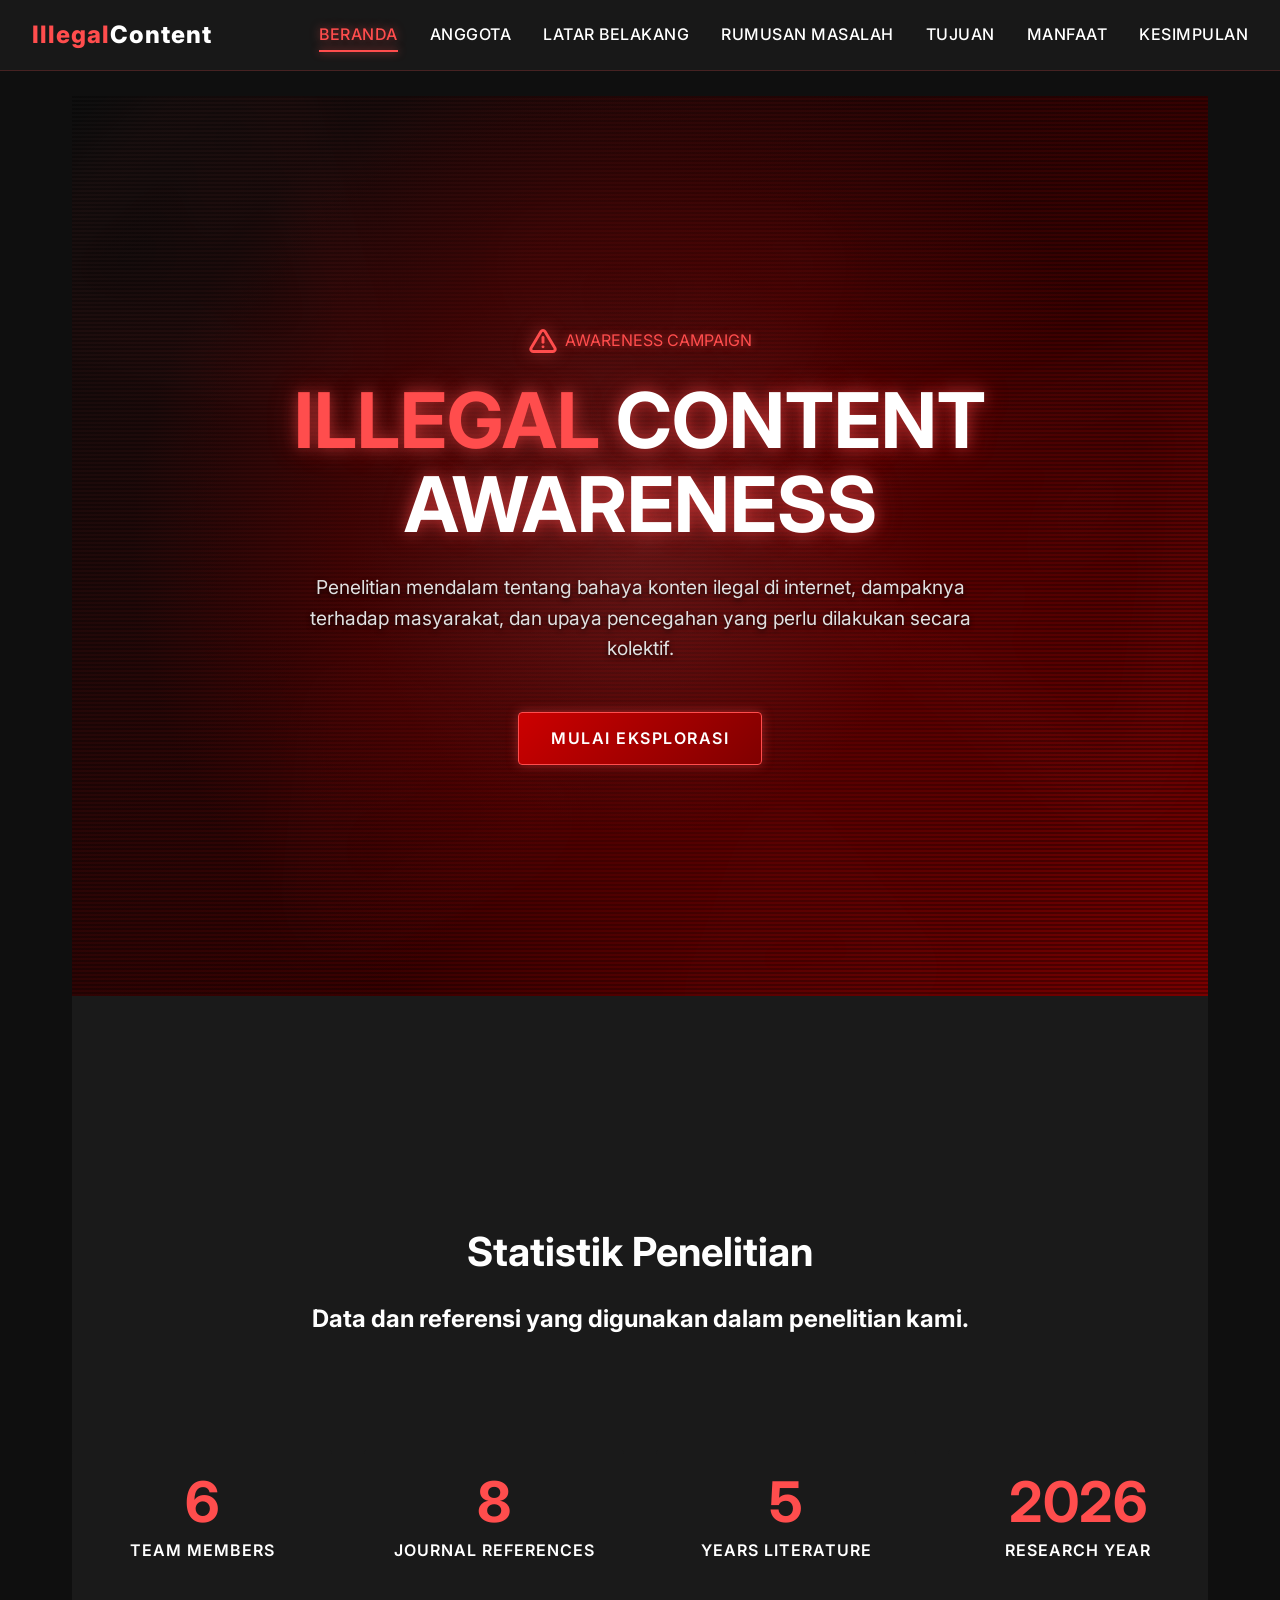
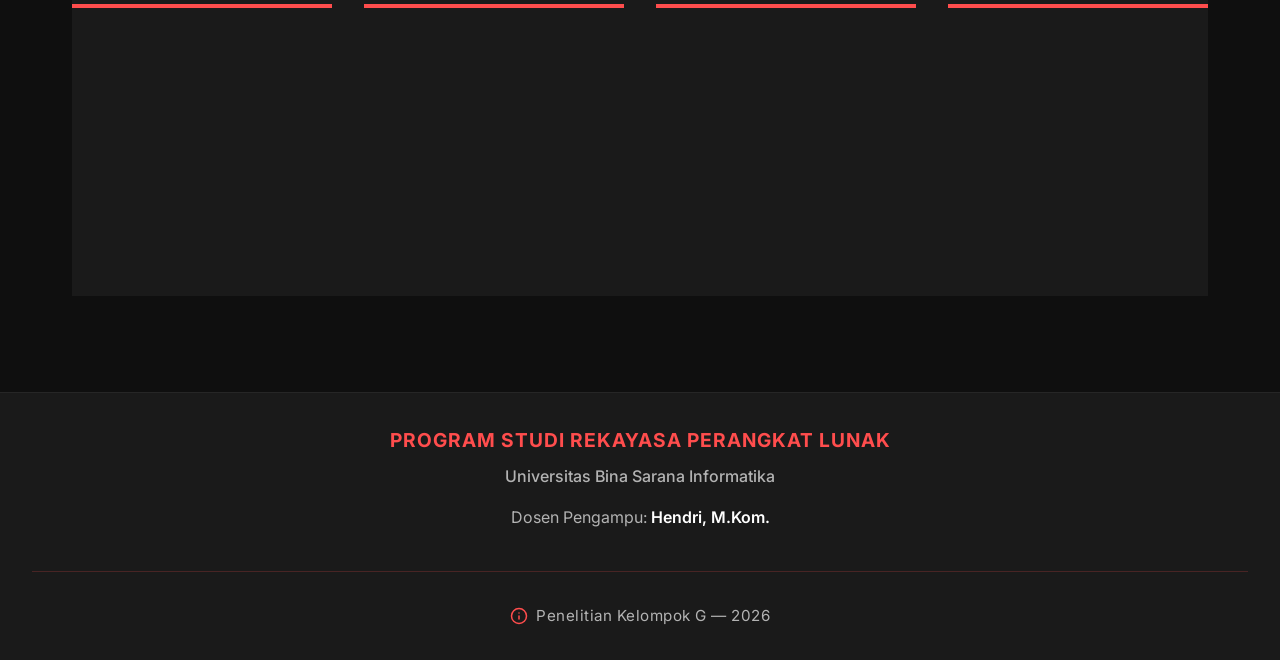
<file: PPT Etika/index.html>
<!DOCTYPE html>
<html lang="id">
<head>
    <meta charset="UTF-8">
    <meta name="viewport" content="width=device-width, initial-scale=1.0">
    <title>Beranda - Illegal Content Awareness</title>
    <!-- SEO Meta Tags -->
    <meta name="description" content="Platform edukasi dan informasi mengenai bahaya serta dampak dari penyebaran konten ilegal di dunia maya.">
    <!-- Google Fonts: Inter -->
    <link rel="preconnect" href="https://fonts.googleapis.com">
    <link rel="preconnect" href="https://fonts.gstatic.com" crossorigin>
    <link href="https://fonts.googleapis.com/css2?family=Inter:wght@400;500;600;700;800&display=swap" rel="stylesheet">
    <!-- External CSS -->
    <link rel="stylesheet" href="style.css">
    <!-- Fav Icon -->
    <link rel="icon" type="image/png" href="gambar/Gemini_Generated_Image_lc4loolc4loolc4l-removebg-preview.png">
</head>
<body>

    <!-- Navigation Bar -->
    <nav class="navbar" id="navbar">
        <div class="logo">
            <span>Illegal</span>Content
        </div>
        <button class="mobile-menu-btn" aria-label="Toggle Menu" id="mobile-menu-btn">
            <!-- Hamburger Icon -->
            <svg width="24" height="24" viewBox="0 0 24 24" fill="none" stroke="currentColor" stroke-width="2" stroke-linecap="round" stroke-linejoin="round">
                <line x1="3" y1="12" x2="21" y2="12"></line>
                <line x1="3" y1="6" x2="21" y2="6"></line>
                <line x1="3" y1="18" x2="21" y2="18"></line>
            </svg>
        </button>
        <ul class="nav-links" id="nav-links">
            <li><a href="index.html">Beranda</a></li>
            <li><a href="anggota.html">Anggota</a></li>
            <li><a href="latar-belakang.html">Latar Belakang</a></li>
            <li><a href="rumusan-masalah.html">Rumusan Masalah</a></li>
            <li><a href="tujuan.html">Tujuan</a></li>
            <li><a href="manfaat.html">Manfaat</a></li>
            <li><a href="kesimpulan.html">Kesimpulan</a></li>
        </ul>
    </nav>

    <!-- Main Content -->
    <main class="container">
        
        <!-- Hero Section -->
        <section class="bg-dark cyber-hero" id="hero">
            <!-- Background Warning Symbols -->
            <div class="warning-bg-symbols">
                <svg viewBox="0 0 24 24" fill="none" stroke="currentColor" stroke-width="2" stroke-linecap="round" stroke-linejoin="round" style="width: 400px; height: 400px; top: -10%; left: -5%; transform: rotate(15deg);">
                    <path d="M10.29 3.86L1.82 18a2 2 0 0 0 1.71 3h16.94a2 2 0 0 0 1.71-3L13.71 3.86a2 2 0 0 0-3.42 0z"></path>
                    <line x1="12" y1="9" x2="12" y2="13"></line>
                    <line x1="12" y1="17" x2="12.01" y2="17"></line>
                </svg>
                <svg viewBox="0 0 24 24" fill="none" stroke="currentColor" stroke-width="2" stroke-linecap="round" stroke-linejoin="round" style="width: 300px; height: 300px; top: 60%; left: 15%; transform: rotate(-25deg);">
                    <path d="M10.29 3.86L1.82 18a2 2 0 0 0 1.71 3h16.94a2 2 0 0 0 1.71-3L13.71 3.86a2 2 0 0 0-3.42 0z"></path>
                    <line x1="12" y1="9" x2="12" y2="13"></line>
                    <line x1="12" y1="17" x2="12.01" y2="17"></line>
                </svg>
                <svg viewBox="0 0 24 24" fill="none" stroke="currentColor" stroke-width="2" stroke-linecap="round" stroke-linejoin="round" style="width: 500px; height: 500px; top: 20%; right: -10%; transform: rotate(40deg);">
                    <path d="M10.29 3.86L1.82 18a2 2 0 0 0 1.71 3h16.94a2 2 0 0 0 1.71-3L13.71 3.86a2 2 0 0 0-3.42 0z"></path>
                    <line x1="12" y1="9" x2="12" y2="13"></line>
                    <line x1="12" y1="17" x2="12.01" y2="17"></line>
                </svg>
                <svg viewBox="0 0 24 24" fill="none" stroke="currentColor" stroke-width="2" stroke-linecap="round" stroke-linejoin="round" style="width: 250px; height: 250px; bottom: -5%; right: 25%; transform: rotate(-10deg);">
                    <path d="M10.29 3.86L1.82 18a2 2 0 0 0 1.71 3h16.94a2 2 0 0 0 1.71-3L13.71 3.86a2 2 0 0 0-3.42 0z"></path>
                    <line x1="12" y1="9" x2="12" y2="13"></line>
                    <line x1="12" y1="17" x2="12.01" y2="17"></line>
                </svg>
                <svg viewBox="0 0 24 24" fill="none" stroke="currentColor" stroke-width="2" stroke-linecap="round" stroke-linejoin="round" style="width: 350px; height: 350px; top: 5%; left: 40%; transform: rotate(60deg);">
                    <path d="M10.29 3.86L1.82 18a2 2 0 0 0 1.71 3h16.94a2 2 0 0 0 1.71-3L13.71 3.86a2 2 0 0 0-3.42 0z"></path>
                    <line x1="12" y1="9" x2="12" y2="13"></line>
                    <line x1="12" y1="17" x2="12.01" y2="17"></line>
                </svg>
            </div>
            
            <div class="reveal slide-up" style="position: relative; z-index: 2;">
                <div class="warning-title glow-text" style="justify-content: center; margin-bottom: 1.5rem;">
                    <svg width="28" height="28" viewBox="0 0 24 24" fill="none" stroke="currentColor" stroke-width="2.5" stroke-linecap="round" stroke-linejoin="round">
                        <path d="M10.29 3.86L1.82 18a2 2 0 0 0 1.71 3h16.94a2 2 0 0 0 1.71-3L13.71 3.86a2 2 0 0 0-3.42 0z"></path>
                        <line x1="12" y1="9" x2="12" y2="13"></line>
                        <line x1="12" y1="17" x2="12.01" y2="17"></line>
                    </svg>
                    AWARENESS CAMPAIGN
                </div>
                <h1 class="glow-text" style="font-size: clamp(3rem, 6vw, 5rem); text-transform: uppercase; margin-bottom: 1.5rem; color: var(--text-color); line-height: 1.1; text-align: center;">
                    <span style="color: var(--accent-color);">Illegal</span> Content<br>Awareness
                </h1>
                <p style="font-size: 1.2rem; max-width: 700px; margin: 0 auto 3rem; color: #e0e0e0; text-align: center; text-shadow: 0 2px 5px rgba(0,0,0,0.8);">
                    Penelitian mendalam tentang bahaya konten ilegal di internet, dampaknya terhadap masyarakat, dan upaya pencegahan yang perlu dilakukan secara kolektif.
                </p>
                <div style="text-align: center;">
                    <a href="latar-belakang.html" class="btn">Mulai Eksplorasi</a>
                </div>
            </div>
        </section>

        <!-- Statistics Section -->
        <section class="bg-gray" id="statistics" style="padding-top: 2rem;">
            <div class="reveal fade-in" style="text-align: center; margin-bottom: 4rem;">
                <h2 style="font-size: 2.5rem; margin-bottom: 1rem;">Statistik Penelitian</h2>
                <h2>Data dan referensi yang digunakan dalam penelitian kami.</h2>
            </div>
            
            <div style="display: grid; grid-template-columns: repeat(auto-fit, minmax(240px, 1fr)); gap: 2rem;">
                <!-- Stat 1 -->
                <div class="reveal slide-in-left warning-box" style="text-align: center; border-left: none; border-bottom: 4px solid var(--accent-color); border-radius: 4px 4px 0 0; background-color: rgba(26, 26, 26, 0.5);">
                    <h3 style="font-size: 3.5rem; color: var(--accent-color); margin-bottom: 0.5rem; line-height: 1;">6</h3>
                    <p style="font-weight: 600; text-transform: uppercase; letter-spacing: 1px; color: var(--text-color);">Team Members</p>
                </div>
                
                <!-- Stat 2 -->
                <div class="reveal slide-up warning-box" style="text-align: center; border-left: none; border-bottom: 4px solid var(--accent-color); border-radius: 4px 4px 0 0; background-color: rgba(26, 26, 26, 0.5); transition-delay: 0.1s;">
                    <h3 style="font-size: 3.5rem; color: var(--accent-color); margin-bottom: 0.5rem; line-height: 1;">8</h3>
                    <p style="font-weight: 600; text-transform: uppercase; letter-spacing: 1px; color: var(--text-color);">Journal References</p>
                </div>

                <!-- Stat 3 -->
                <div class="reveal slide-up warning-box" style="text-align: center; border-left: none; border-bottom: 4px solid var(--accent-color); border-radius: 4px 4px 0 0; background-color: rgba(26, 26, 26, 0.5); transition-delay: 0.2s;">
                    <h3 style="font-size: 3.5rem; color: var(--accent-color); margin-bottom: 0.5rem; line-height: 1;">5</h3>
                    <p style="font-weight: 600; text-transform: uppercase; letter-spacing: 1px; color: var(--text-color);">Years Literature</p>
                </div>

                <!-- Stat 4 -->
                <div class="reveal slide-in-right warning-box" style="text-align: center; border-left: none; border-bottom: 4px solid var(--accent-color); border-radius: 4px 4px 0 0; background-color: rgba(26, 26, 26, 0.5); transition-delay: 0.3s;">
                    <h3 style="font-size: 3.5rem; color: var(--accent-color); margin-bottom: 0.5rem; line-height: 1;">2026</h3>
                    <p style="font-weight: 600; text-transform: uppercase; letter-spacing: 1px; color: var(--text-color);">Research Year</p>
                </div>
            </div>
        </section>
        
    </main>

    <!-- Footer -->
    <footer id="footer">
        <div class="reveal fade-in">
            <h4 style="color: var(--accent-color); margin-bottom: 0.5rem; font-size: 1.2rem; text-transform: uppercase; letter-spacing: 1px;">Program Studi Rekayasa Perangkat Lunak</h4>
            <p style="margin-bottom: 1rem; font-weight: 500;">Universitas Bina Sarana Informatika</p>
            
            <p style="color: var(--text-color-muted); margin-bottom: 2.5rem;">
                Dosen Pengampu: <span style="color: var(--text-color); font-weight: 600;">Hendri, M.Kom.</span>
            </p>
            
            <div style="border-top: 1px solid rgba(255, 77, 77, 0.2); padding-top: 2rem; display: flex; justify-content: center; align-items: center; gap: 0.5rem;">
                <svg width="18" height="18" viewBox="0 0 24 24" fill="none" stroke="var(--accent-color)" stroke-width="2" stroke-linecap="round" stroke-linejoin="round">
                    <circle cx="12" cy="12" r="10"></circle>
                    <line x1="12" y1="16" x2="12" y2="12"></line>
                    <line x1="12" y1="8" x2="12.01" y2="8"></line>
                </svg>
                <p style="font-size: 0.95rem; color: var(--text-color-muted); letter-spacing: 0.5px;">Penelitian Kelompok G &mdash; 2026</p>
            </div>
        </div>
    </footer>

    <!-- External JavaScript -->
    <script src="script.js"></script>
</body>
</html>
</file>
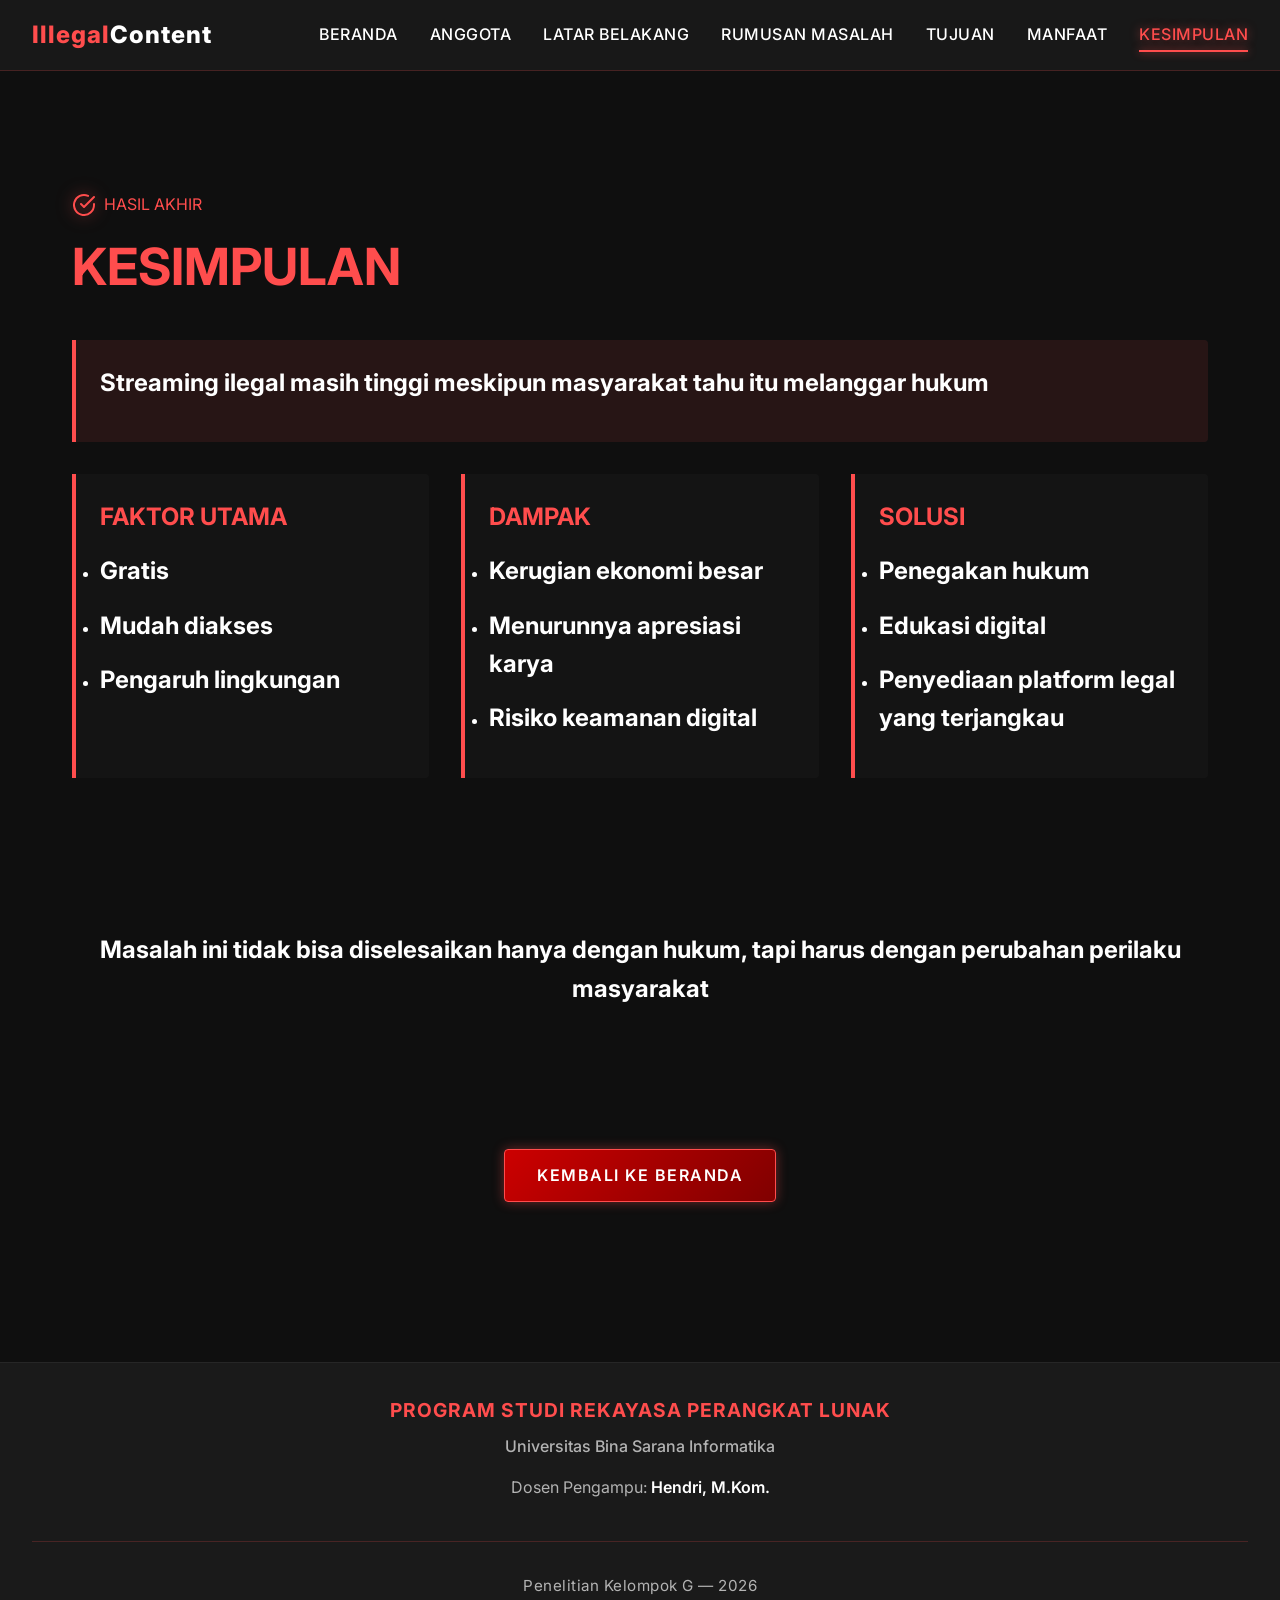
<file: PPT Etika/kesimpulan.html>
<!DOCTYPE html>
<html lang="id">
<head>
    <meta charset="UTF-8">
    <meta name="viewport" content="width=device-width, initial-scale=1.0">
    <title>Kesimpulan - Illegal Content Awareness</title>
    <link rel="preconnect" href="https://fonts.googleapis.com">
    <link rel="preconnect" href="https://fonts.gstatic.com" crossorigin>
    <link href="https://fonts.googleapis.com/css2?family=Inter:wght@400;500;600;700;800&display=swap" rel="stylesheet">
    <link rel="stylesheet" href="style.css">
</head>
<body>

    <nav class="navbar" id="navbar">
        <div class="logo"><span>Illegal</span>Content</div>
        <button class="mobile-menu-btn" aria-label="Toggle Menu" id="mobile-menu-btn">
            <svg width="24" height="24" viewBox="0 0 24 24" fill="none" stroke="currentColor" stroke-width="2" stroke-linecap="round" stroke-linejoin="round">
                <line x1="3" y1="12" x2="21" y2="12"></line>
                <line x1="3" y1="6" x2="21" y2="6"></line>
                <line x1="3" y1="18" x2="21" y2="18"></line>
            </svg>
        </button>
        <ul class="nav-links" id="nav-links">
            <li><a href="index.html">Beranda</a></li>
            <li><a href="anggota.html">Anggota</a></li>
            <li><a href="latar-belakang.html">Latar Belakang</a></li>
            <li><a href="rumusan-masalah.html">Rumusan Masalah</a></li>
            <li><a href="tujuan.html">Tujuan</a></li>
            <li><a href="manfaat.html">Manfaat</a></li>
            <li><a href="kesimpulan.html">Kesimpulan</a></li>
        </ul>
    </nav>

    <main class="container">
        <section class="bg-dark" style="padding-top: 6rem;">
            <div class="reveal slide-up">
                <div class="warning-title">
                    <svg width="24" height="24" viewBox="0 0 24 24" fill="none" stroke="currentColor" stroke-width="2" stroke-linecap="round" stroke-linejoin="round">
                        <path d="M22 11.08V12a10 10 0 1 1-5.93-9.14"></path>
                        <polyline points="22 4 12 14.01 9 11.01"></polyline>
                    </svg>
                    HASIL AKHIR
                </div>
                <h1 style="font-size: clamp(2rem, 4vw, 3.5rem); margin-bottom: 1.5rem; text-transform: uppercase;">
                    <span style="color: var(--accent-color);">Kesimpulan</span>
                </h1>
                
                <div class="warning-box reveal slide-in-right">
                    <h1 style="color: var(--accent-color white); margin-bottom: 1rem;">Streaming ilegal masih tinggi meskipun masyarakat tahu itu melanggar hukum</h1>
                </div>
                
                <div style="display: grid; grid-template-columns: repeat(auto-fit, minmax(300px, 1fr)); gap: 2rem; margin-top: 2rem;">
                    
                    <div class="warning-box reveal slide-up" style="margin: 0; background-color: rgba(26, 26, 26, 0.5);">
                        <h1 style="color: var(--accent-color); margin-bottom: 1rem;">FAKTOR UTAMA</h1>
                        <ul>
                            <li>
                                <h2 style="color: var(--text-color);">
                                    Gratis
                                </h2>
                            </li>
                            <li>
                                <h2 style="color: var(--text-color);">
                                    Mudah diakses
                                </h2>
                            </li>
                            <li>
                                <h2 style="color: var(--text-color);">
                                    Pengaruh lingkungan
                                </h2>
                            </li>
                        </ul>
                    </div>
                    
                    <div class="warning-box reveal slide-up" style="margin: 0; background-color: rgba(26, 26, 26, 0.5); transition-delay: 0.1s;">
                        <h1 style="color: var(--accent-color); margin-bottom: 1rem;">DAMPAK</h1>
                        <ul>
                            <li>
                                <h2 style="color: var(--text-color);">
                                    Kerugian ekonomi besar
                                </h2>
                            </li>
                            <li>
                                <h2 style="color: var(--text-color);">
                                    Menurunnya apresiasi karya
                                </h2>
                            </li>
                            <li>
                                <h2 style="color: var(--text-color);">
                                    Risiko keamanan digital
                                </h2>
                            </li>
                        </ul>
                    </div>
                    
                    <div class="warning-box reveal slide-up" style="margin: 0; background-color: rgba(26, 26, 26, 0.5); transition-delay: 0.2s;">
                        <h1 style="color: var(--accent-color); margin-bottom: 1rem;">SOLUSI</h1>
                        <ul>
                            <li>
                                <h2 style="color: var(--text-color);">
                                    Penegakan hukum
                                </h2>
                            </li>
                            <li>
                                <h2 style="color: var(--text-color);">
                                    Edukasi digital
                                </h2>
                            </li>
                            <li>
                                <h2 style="color: var(--text-color);">
                                    Penyediaan platform legal yang terjangkau
                                </h2>
                            </li>
                        </ul>
                    </div>
                </div>

                <br>
                <br>
                <br>
                <br>
                <br>
                <br>

                <h1 align="center">Masalah ini tidak bisa diselesaikan hanya dengan hukum, tapi harus dengan perubahan perilaku masyarakat</h1>

                <br>
                <br>
                <br>

                <div style="text-align: center; margin-top: 3rem;" class="reveal fade-in">
                    <a href="index.html" class="btn">Kembali ke Beranda</a>
                </div>
            </div>
        </section>
    </main>


    <footer id="footer">
        <div class="reveal fade-in">
            <h4 style="color: var(--accent-color); margin-bottom: 0.5rem; font-size: 1.2rem; text-transform: uppercase; letter-spacing: 1px;">Program Studi Rekayasa Perangkat Lunak</h4>
            <p style="margin-bottom: 1rem; font-weight: 500;">Universitas Bina Sarana Informatika</p>
            <p style="color: var(--text-color-muted); margin-bottom: 2.5rem;">Dosen Pengampu: <span style="color: var(--text-color); font-weight: 600;">Hendri, M.Kom.</span></p>
            <div style="border-top: 1px solid rgba(255, 77, 77, 0.2); padding-top: 2rem; display: flex; justify-content: center; align-items: center; gap: 0.5rem;">
                <p style="font-size: 0.95rem; color: var(--text-color-muted); letter-spacing: 0.5px;">Penelitian Kelompok G &mdash; 2026</p>
            </div>
        </div>
    </footer>

    <script src="script.js"></script>
</body>
</html>
</file>
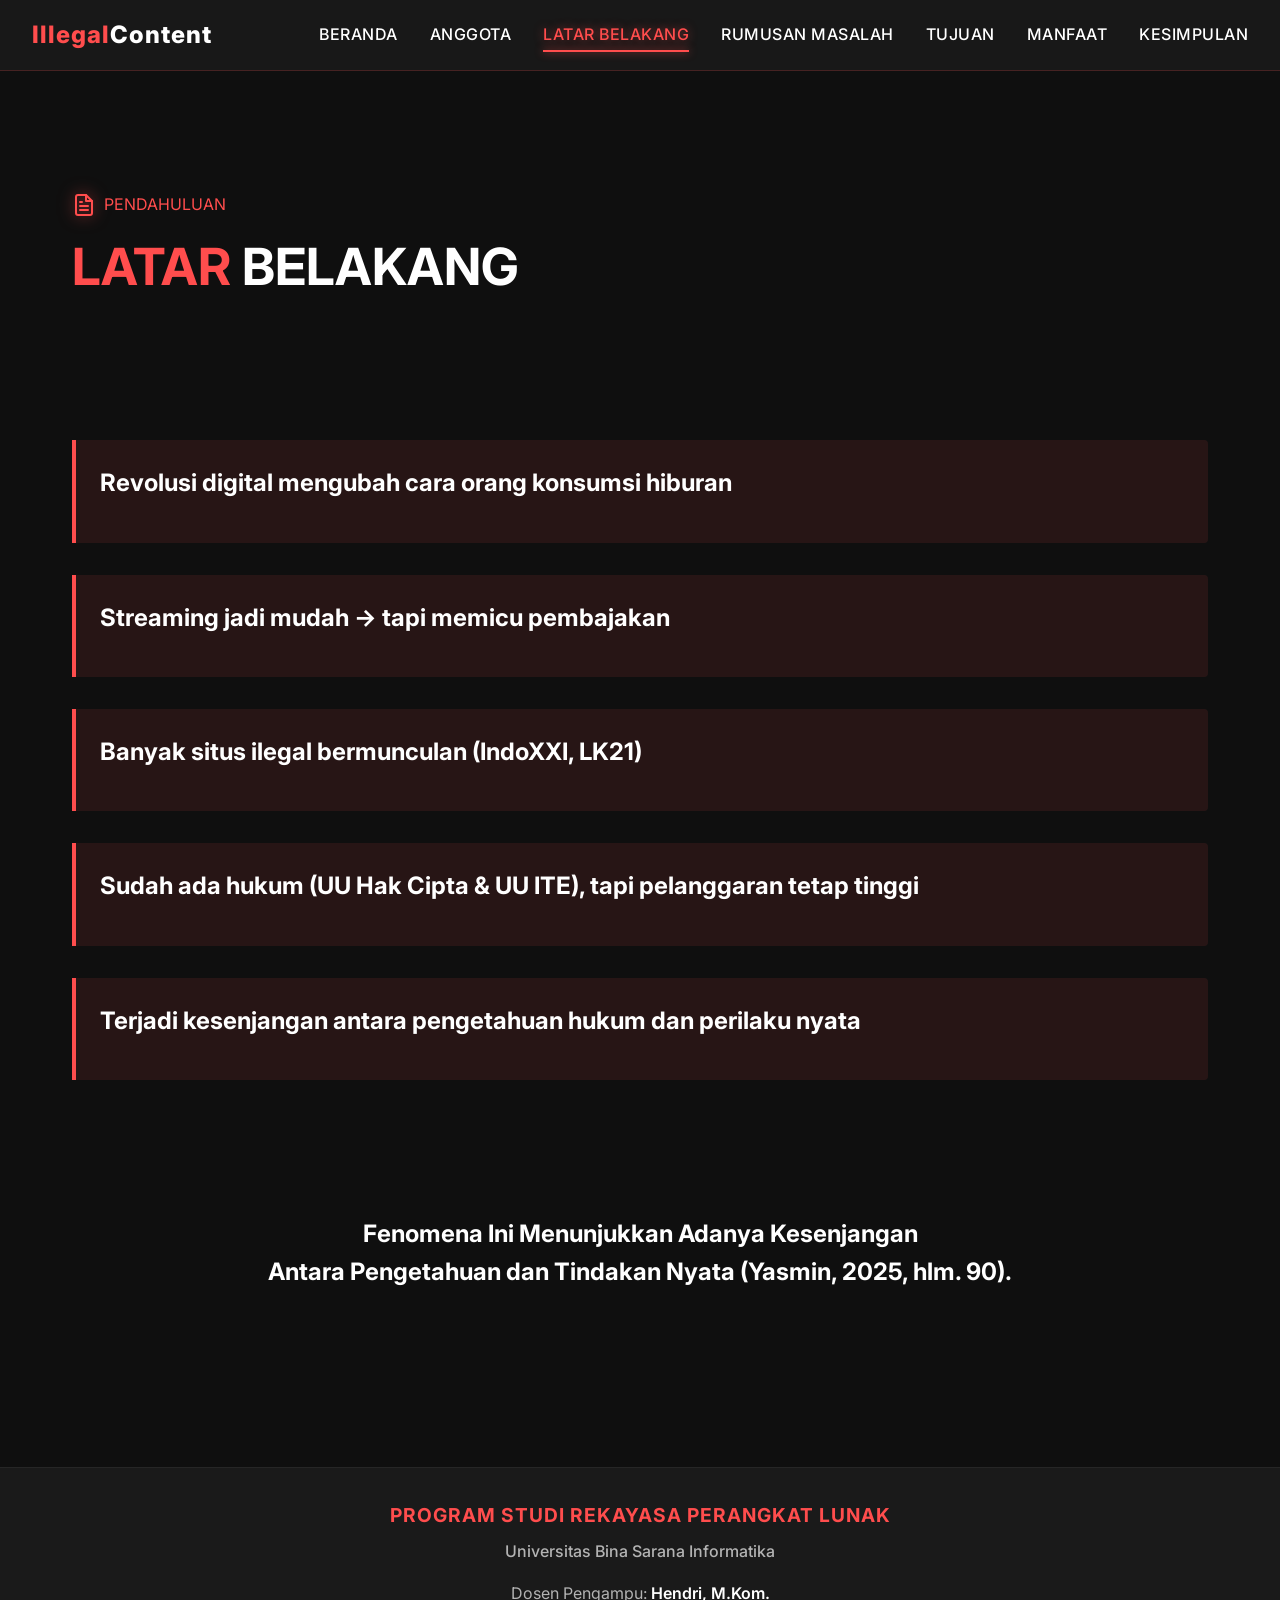
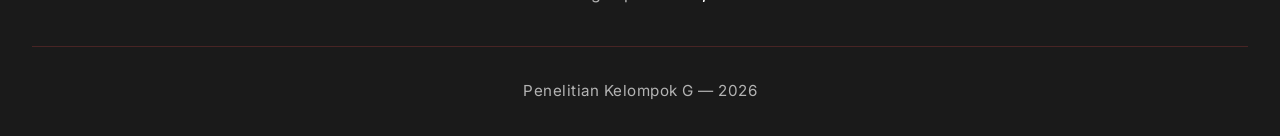
<file: PPT Etika/latar-belakang.html>
<!DOCTYPE html>
<html lang="id">
<head>
    <meta charset="UTF-8">
    <meta name="viewport" content="width=device-width, initial-scale=1.0">
    <title>Latar Belakang - Illegal Content Awareness</title>
    <link rel="preconnect" href="https://fonts.googleapis.com">
    <link rel="preconnect" href="https://fonts.gstatic.com" crossorigin>
    <link href="https://fonts.googleapis.com/css2?family=Inter:wght@400;500;600;700;800&display=swap" rel="stylesheet">
    <link rel="stylesheet" href="style.css">
</head>
<body>

    <nav class="navbar" id="navbar">
        <div class="logo"><span>Illegal</span>Content</div>
        <button class="mobile-menu-btn" aria-label="Toggle Menu" id="mobile-menu-btn">
            <svg width="24" height="24" viewBox="0 0 24 24" fill="none" stroke="currentColor" stroke-width="2" stroke-linecap="round" stroke-linejoin="round">
                <line x1="3" y1="12" x2="21" y2="12"></line>
                <line x1="3" y1="6" x2="21" y2="6"></line>
                <line x1="3" y1="18" x2="21" y2="18"></line>
            </svg>
        </button>
        <ul class="nav-links" id="nav-links">
            <li><a href="index.html">Beranda</a></li>
            <li><a href="anggota.html">Anggota</a></li>
            <li><a href="latar-belakang.html">Latar Belakang</a></li>
            <li><a href="rumusan-masalah.html">Rumusan Masalah</a></li>
            <li><a href="tujuan.html">Tujuan</a></li>
            <li><a href="manfaat.html">Manfaat</a></li>
            <li><a href="kesimpulan.html">Kesimpulan</a></li>
        </ul>
    </nav>

    <main class="container">
        <section class="bg-dark" style="padding-top: 6rem;">
            <div class="reveal slide-up">
                <div class="warning-title">
                    <svg width="24" height="24" viewBox="0 0 24 24" fill="none" stroke="currentColor" stroke-width="2" stroke-linecap="round" stroke-linejoin="round">
                        <path d="M14 2H6a2 2 0 0 0-2 2v16a2 2 0 0 0 2 2h12a2 2 0 0 0 2-2V8z"></path>
                        <polyline points="14 2 14 8 20 8"></polyline>
                        <line x1="16" y1="13" x2="8" y2="13"></line>
                        <line x1="16" y1="17" x2="8" y2="17"></line>
                        <polyline points="10 9 9 9 8 9"></polyline>
                    </svg>
                    PENDAHULUAN
                </div>
                <h1 style="font-size: clamp(2rem, 4vw, 3.5rem); margin-bottom: 1.5rem; text-transform: uppercase;">
                    <span style="color: var(--accent-color);">Latar</span> Belakang
                </h1>


                <br>
                <br>
                <br>
                
                

                <!-- ini copy dari atas -->
                <div class="warning-box reveal slide-in-right">
                    <h2 style="color: var(--accent-color white); margin-bottom: 1rem;">Revolusi digital mengubah cara orang konsumsi hiburan</h2>
                </div>
                <div class="warning-box reveal slide-in-right">
                    <h2 style="color: var(--accent-color white); margin-bottom: 1rem;">Streaming jadi mudah → tapi memicu pembajakan</h2>
                </div>
                <div class="warning-box reveal slide-in-right">
                    <h2 style="color: var(--accent-color white); margin-bottom: 1rem;">Banyak situs ilegal bermunculan (IndoXXI, LK21)</h2>
                </div>
                <div class="warning-box reveal slide-in-right">
                    <h2 style="color: var(--accent-color white); margin-bottom: 1rem;">Sudah ada hukum (UU Hak Cipta & UU ITE), tapi pelanggaran tetap tinggi</h2>
                </div>
                <div class="warning-box reveal slide-in-right">
                    <h2 style="color: var(--accent-color white); margin-bottom: 1rem;">Terjadi kesenjangan antara pengetahuan hukum dan perilaku nyata</h2>
                </div>

            <br>
            <br>
            <br>
            <br>

                <!-- <h1 align="center"> Teknologi Berkembang tapi Kesadaran Hukum Masyarakat Belum Mengikuti</h1> -->
                <h1 align="center"> Fenomena Ini Menunjukkan Adanya Kesenjangan <br>Antara Pengetahuan dan Tindakan Nyata (Yasmin, 2025, hlm. 90).</h1>
            
                <!-- <div class="warning-box reveal slide-in-right"> 
                    <h2 style="color: var(--accent-color); margin-bottom: 1rem;">Konteks Permasalahan</h2>
                    <p style="color: var(--text-color);">Perkembangan teknologi informasi dan komunikasi yang pesat telah membawa banyak perubahan dalam kehidupan manusia. Namun, di sisi lain, kemudahan akses informasi juga membawa dampak negatif, salah satunya adalah penyebaran konten ilegal di internet.</p>
                </div>

                <div style="margin-top: 2rem;" class="reveal slide-up">
                    <p>Konten ilegal mencakup berbagai bentuk informasi yang melanggar hukum, seperti pornografi, perjudian, pelanggaran hak cipta, penipuan, hingga ujaran kebencian. Minimnya kesadaran masyarakat tentang bahaya dan dampak dari konten-konten ini membuat penyebarannya semakin masif.</p>
                    <p>Oleh karena itu, diperlukan suatu upaya untuk meningkatkan kesadaran dan pemahaman masyarakat mengenai konten ilegal, serta bagaimana cara menghindarinya dan melaporkannya jika ditemukan. Penelitian ini bertujuan untuk mengkaji berbagai aspek terkait penyebaran konten ilegal dan merumuskan strategi kampanye kesadaran yang efektif.</p>
                </div>-->
            </div>
        </section>
    </main>

    <footer id="footer">
        <div class="reveal fade-in">
            <h4 style="color: var(--accent-color); margin-bottom: 0.5rem; font-size: 1.2rem; text-transform: uppercase; letter-spacing: 1px;">Program Studi Rekayasa Perangkat Lunak</h4>
            <p style="margin-bottom: 1rem; font-weight: 500;">Universitas Bina Sarana Informatika</p>
            <p style="color: var(--text-color-muted); margin-bottom: 2.5rem;">Dosen Pengampu: <span style="color: var(--text-color); font-weight: 600;">Hendri, M.Kom.</span></p>
            <div style="border-top: 1px solid rgba(255, 77, 77, 0.2); padding-top: 2rem; display: flex; justify-content: center; align-items: center; gap: 0.5rem;">
                <p style="font-size: 0.95rem; color: var(--text-color-muted); letter-spacing: 0.5px;">Penelitian Kelompok G &mdash; 2026</p>
            </div>
        </div>
    </footer>

    <script src="script.js"></script>
</body>
</html>
</file>
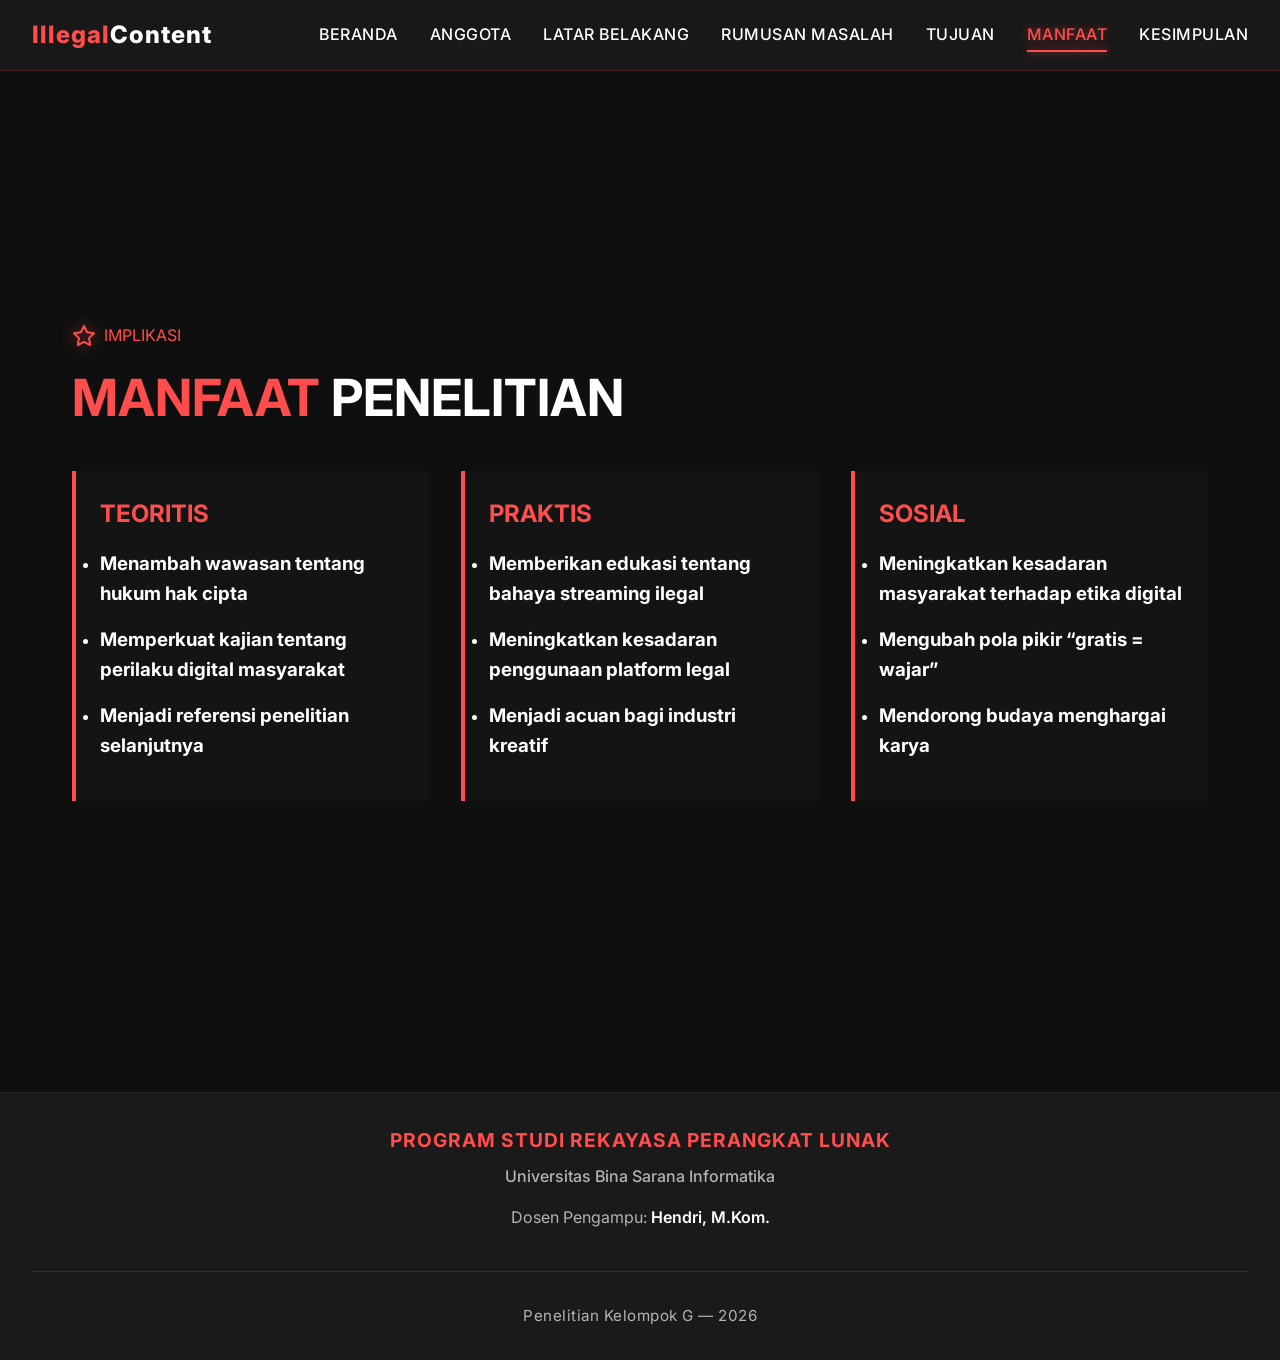
<file: PPT Etika/manfaat.html>
<!DOCTYPE html>
<html lang="id">
<head>
    <meta charset="UTF-8">
    <meta name="viewport" content="width=device-width, initial-scale=1.0">
    <title>Manfaat - Illegal Content Awareness</title>
    <link rel="preconnect" href="https://fonts.googleapis.com">
    <link rel="preconnect" href="https://fonts.gstatic.com" crossorigin>
    <link href="https://fonts.googleapis.com/css2?family=Inter:wght@400;500;600;700;800&display=swap" rel="stylesheet">
    <link rel="stylesheet" href="style.css">
</head>
<body>

    <nav class="navbar" id="navbar">
        <div class="logo"><span>Illegal</span>Content</div>
        <button class="mobile-menu-btn" aria-label="Toggle Menu" id="mobile-menu-btn">
            <svg width="24" height="24" viewBox="0 0 24 24" fill="none" stroke="currentColor" stroke-width="2" stroke-linecap="round" stroke-linejoin="round">
                <line x1="3" y1="12" x2="21" y2="12"></line>
                <line x1="3" y1="6" x2="21" y2="6"></line>
                <line x1="3" y1="18" x2="21" y2="18"></line>
            </svg>
        </button>
        <ul class="nav-links" id="nav-links">
            <li><a href="index.html">Beranda</a></li>
            <li><a href="anggota.html">Anggota</a></li>
            <li><a href="latar-belakang.html">Latar Belakang</a></li>
            <li><a href="rumusan-masalah.html">Rumusan Masalah</a></li>
            <li><a href="tujuan.html">Tujuan</a></li>
            <li><a href="manfaat.html">Manfaat</a></li>
            <li><a href="kesimpulan.html">Kesimpulan</a></li>
        </ul>
    </nav>

    <main class="container">
        <section class="bg-dark" style="padding-top: 6rem;">
            <div class="reveal slide-up">
                <div class="warning-title">
                    <svg width="24" height="24" viewBox="0 0 24 24" fill="none" stroke="currentColor" stroke-width="2" stroke-linecap="round" stroke-linejoin="round">
                        <polygon points="12 2 15.09 8.26 22 9.27 17 14.14 18.18 21.02 12 17.77 5.82 21.02 7 14.14 2 9.27 8.91 8.26 12 2"></polygon>
                    </svg>
                    IMPLIKASI
                </div>
                <h1 style="font-size: clamp(2rem, 4vw, 3.5rem); margin-bottom: 1.5rem; text-transform: uppercase;">
                    <span style="color: var(--accent-color);">Manfaat</span> Penelitian
                </h1>
                
                <div style="display: grid; grid-template-columns: repeat(auto-fit, minmax(300px, 1fr)); gap: 2rem; margin-top: 2rem;">
                    
                    <div class="warning-box reveal slide-up" style="margin: 0; background-color: rgba(26, 26, 26, 0.5);">
                        <h1 style="color: var(--accent-color); margin-bottom: 1rem;">TEORITIS</h1>
                        <ul>
                            <li>
                                <h3 style="color: var(--text-color);">
                                Menambah wawasan tentang hukum hak cipta
                                </h3>
                            </li>
                            <li>
                                <h3 style="color: var(--text-color);">
                                Memperkuat kajian tentang perilaku digital masyarakat
                                </h3>
                            </li>
                            <li>
                                <h3 style="color: var(--text-color);">
                                Menjadi referensi penelitian selanjutnya
                                </h3>
                            </li>
                        </ul>
                    </div>

                    <div class="warning-box reveal slide-up" style="margin: 0; background-color: rgba(26, 26, 26, 0.5); transition-delay: 0.1s;">
                        <h1 style="color: var(--accent-color); margin-bottom: 1rem;">PRAKTIS</h1>
                        <ul>
                            <li>
                                <h3 style="color: var(--text-color);">
                                Memberikan edukasi tentang bahaya streaming ilegal
                                </h3>
                            </li>
                            <li>
                                <h3 style="color: var(--text-color);">
                                Meningkatkan kesadaran penggunaan platform legal
                                </h3>
                            </li>
                            <li>
                                <h3 style="color: var(--text-color);">
                                Menjadi acuan bagi industri kreatif
                                </h3>
                            </li>
                        </ul>
                    </div>
                    
                    <div class="warning-box reveal slide-up" style="margin: 0; background-color: rgba(26, 26, 26, 0.5); transition-delay: 0.2s;">
                        <h1 style="color: var(--accent-color); margin-bottom: 1rem;">SOSIAL</h1>
                        <ul>
                            <li>
                                <h3 style="color: var(--text-color);">
                                Meningkatkan kesadaran masyarakat terhadap etika digital
                                </h3>
                            </li>
                            <li>
                                <h3 style="color: var(--text-color);">
                                Mengubah pola pikir “gratis = wajar”
                                </h3>
                            </li>
                            <li>
                                <h3 style="color: var(--text-color);">
                                Mendorong budaya menghargai karya
                                </h3>
                            </li>
                        </ul>
                    </div>
                    
                </div>
            </div>
        </section>
    </main>

    <footer id="footer">
        <div class="reveal fade-in">
            <h4 style="color: var(--accent-color); margin-bottom: 0.5rem; font-size: 1.2rem; text-transform: uppercase; letter-spacing: 1px;">Program Studi Rekayasa Perangkat Lunak</h4>
            <p style="margin-bottom: 1rem; font-weight: 500;">Universitas Bina Sarana Informatika</p>
            <p style="color: var(--text-color-muted); margin-bottom: 2.5rem;">Dosen Pengampu: <span style="color: var(--text-color); font-weight: 600;">Hendri, M.Kom.</span></p>
            <div style="border-top: 1px solid rgba(255, 77, 77, 0.2); padding-top: 2rem; display: flex; justify-content: center; align-items: center; gap: 0.5rem;">
                <p style="font-size: 0.95rem; color: var(--text-color-muted); letter-spacing: 0.5px;">Penelitian Kelompok G &mdash; 2026</p>
            </div>
        </div>
    </footer>

    <script src="script.js"></script>
</body>
</html>
</file>
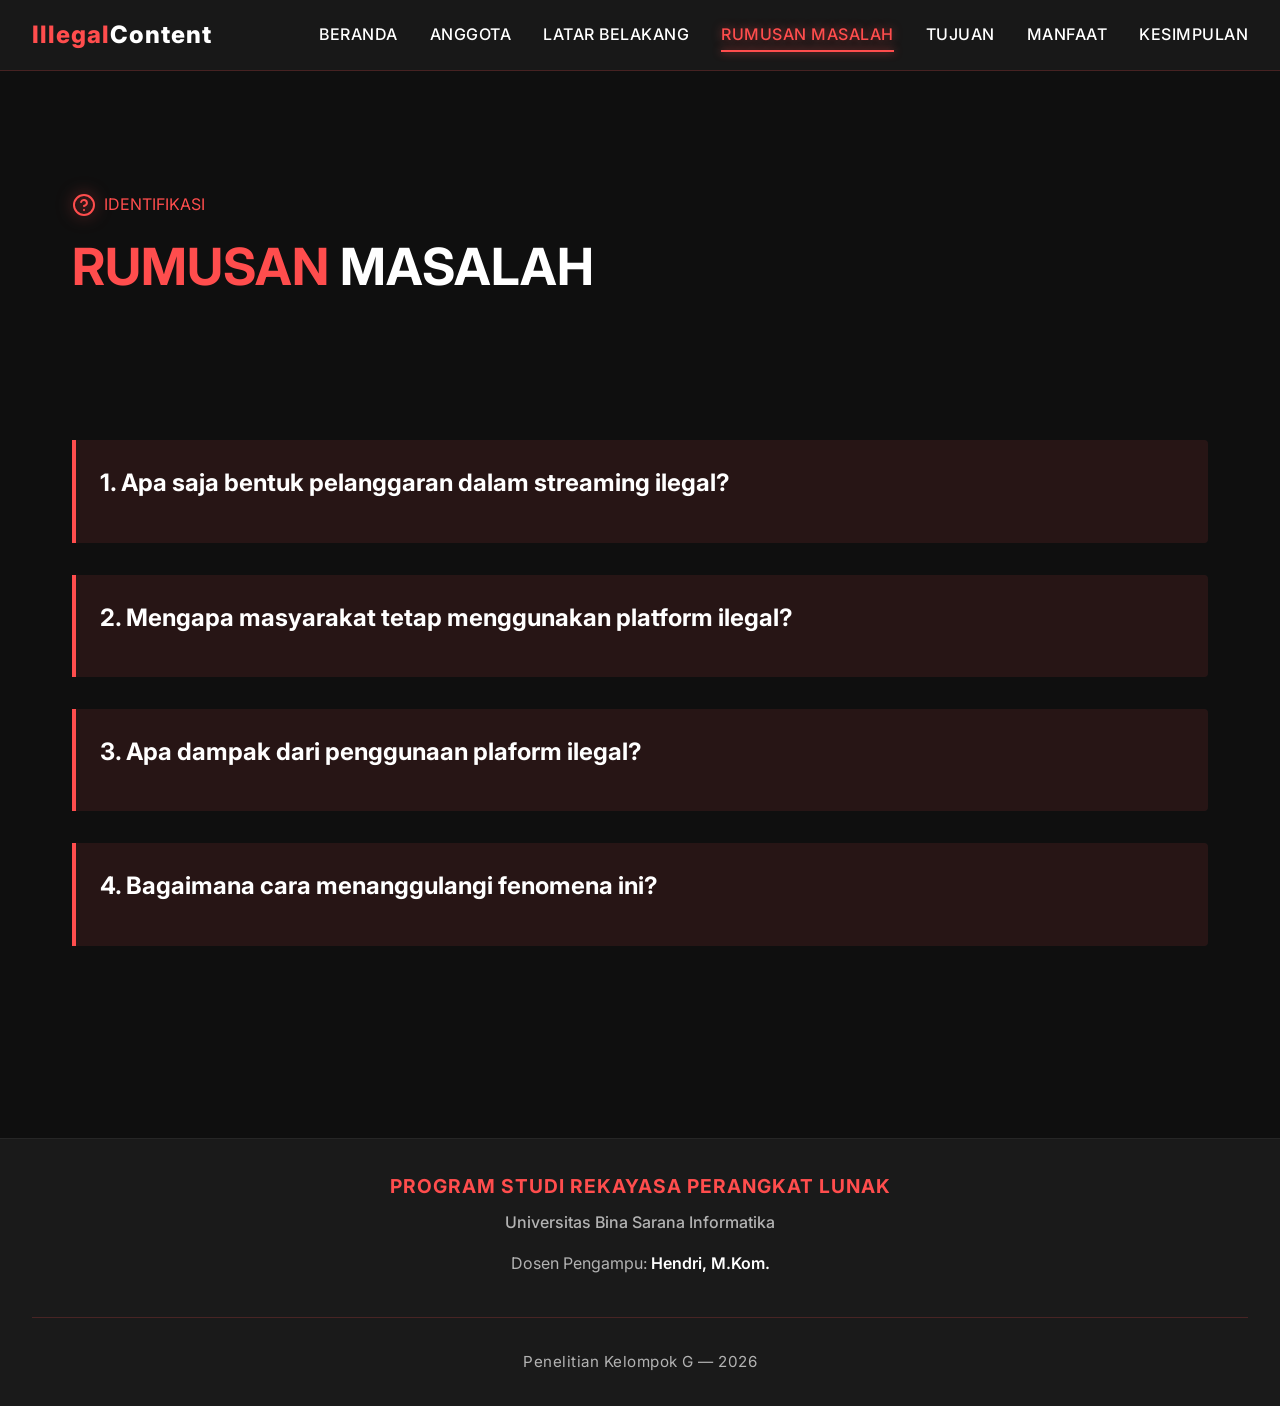
<file: PPT Etika/rumusan-masalah.html>
<!DOCTYPE html>
<html lang="id">
<head>
    <meta charset="UTF-8">
    <meta name="viewport" content="width=device-width, initial-scale=1.0">
    <title>Rumusan Masalah - Illegal Content Awareness</title>
    <link rel="preconnect" href="https://fonts.googleapis.com">
    <link rel="preconnect" href="https://fonts.gstatic.com" crossorigin>
    <link href="https://fonts.googleapis.com/css2?family=Inter:wght@400;500;600;700;800&display=swap" rel="stylesheet">
    <link rel="stylesheet" href="style.css">
</head>
<body>

    <nav class="navbar" id="navbar">
        <div class="logo"><span>Illegal</span>Content</div>
        <button class="mobile-menu-btn" aria-label="Toggle Menu" id="mobile-menu-btn">
            <svg width="24" height="24" viewBox="0 0 24 24" fill="none" stroke="currentColor" stroke-width="2" stroke-linecap="round" stroke-linejoin="round">
                <line x1="3" y1="12" x2="21" y2="12"></line>
                <line x1="3" y1="6" x2="21" y2="6"></line>
                <line x1="3" y1="18" x2="21" y2="18"></line>
            </svg>
        </button>
        <ul class="nav-links" id="nav-links">
            <li><a href="index.html">Beranda</a></li>
            <li><a href="anggota.html">Anggota</a></li>
            <li><a href="latar-belakang.html">Latar Belakang</a></li>
            <li><a href="rumusan-masalah.html">Rumusan Masalah</a></li>
            <li><a href="tujuan.html">Tujuan</a></li>
            <li><a href="manfaat.html">Manfaat</a></li>
            <li><a href="kesimpulan.html">Kesimpulan</a></li>
        </ul>
    </nav>

    <main class="container">
        <section class="bg-dark" style="padding-top: 6rem;">
            <div class="reveal slide-up">
                <div class="warning-title">
                    <svg width="24" height="24" viewBox="0 0 24 24" fill="none" stroke="currentColor" stroke-width="2" stroke-linecap="round" stroke-linejoin="round">
                        <circle cx="12" cy="12" r="10"></circle>
                        <path d="M9.09 9a3 3 0 0 1 5.83 1c0 2-3 3-3 3"></path>
                        <line x1="12" y1="17" x2="12.01" y2="17"></line>
                    </svg>
                    IDENTIFIKASI
                </div>

                <h1 style="font-size: clamp(2rem, 4vw, 3.5rem); margin-bottom: 1.5rem; text-transform: uppercase;">
                    <span style="color: var(--accent-color);">Rumusan</span> Masalah
                </h1>
                

                <br>
                <br>
                <br>


                <div class="warning-box reveal slide-in-right">
                    <h2 style="color: var(--accent-color white); margin-bottom: 1rem;">
                    1. Apa saja bentuk pelanggaran dalam streaming ilegal?
                    <!-- <br>
                    <br>
                    Mengapa masyarakat tetap menggunakan platform ilegal?
                    <br>
                    <br>
                    Apa dampak dari penggunaan platform ilegal?
                    <br>
                    <br>
                    Bagaimana cara menanggulangi fenomena ini? -->
                    </h2></div> 
                <div class="warning-box reveal slide-in-left">
                    <h2 style="color: var(--accent-color white); margin-bottom: 1rem;">
                    2. Mengapa masyarakat tetap menggunakan platform ilegal?
                    </h2>
                </div>
                <div class="warning-box reveal slide-in-right">
                    <h2 style="color: var(--accent-color white); margin-bottom: 1rem;">
                    3. Apa dampak dari penggunaan plaform ilegal?
                    </h2>
                </div>
                <div class="warning-box reveal slide-in-left">
                    <h2 style="color: var(--accent-color white); margin-bottom: 1rem;">
                    4. Bagaimana cara menanggulangi fenomena ini?
                    </h2>
                </div>

                    <!-- <ol style="padding-left: 1.5rem; color: var(--text-color); line-height: 2;"> 
                        <li style="margin-bottom: 1rem;">Apa saja bentuk pelanggaran dalam streaming ilegal?</li>
                        <li style="margin-bottom: 1rem;">Mengapa masyarakat tetap menggunakan platform ilegal?</li>
                        <li style="margin-bottom: 1rem;">Apa dampak dari penggunaan plaform ilegal?</li>
                        <li style="margin-bottom: 1rem;">Bagaimana cara menanggulangi fenomena ini?</li>
                    -->
                    </ol>
                </div>
            </div>
        </section>
    </main>

    <footer id="footer">
        <div class="reveal fade-in">
            <h4 style="color: var(--accent-color); margin-bottom: 0.5rem; font-size: 1.2rem; text-transform: uppercase; letter-spacing: 1px;">Program Studi Rekayasa Perangkat Lunak</h4>
            <p style="margin-bottom: 1rem; font-weight: 500;">Universitas Bina Sarana Informatika</p>
            <p style="color: var(--text-color-muted); margin-bottom: 2.5rem;">Dosen Pengampu: <span style="color: var(--text-color); font-weight: 600;">Hendri, M.Kom.</span></p>
            <div style="border-top: 1px solid rgba(255, 77, 77, 0.2); padding-top: 2rem; display: flex; justify-content: center; align-items: center; gap: 0.5rem;">
                <p style="font-size: 0.95rem; color: var(--text-color-muted); letter-spacing: 0.5px;">Penelitian Kelompok G &mdash; 2026</p>
            </div>
        </div>
    </footer>

    <script src="script.js"></script>
</body>
</html>
</file>
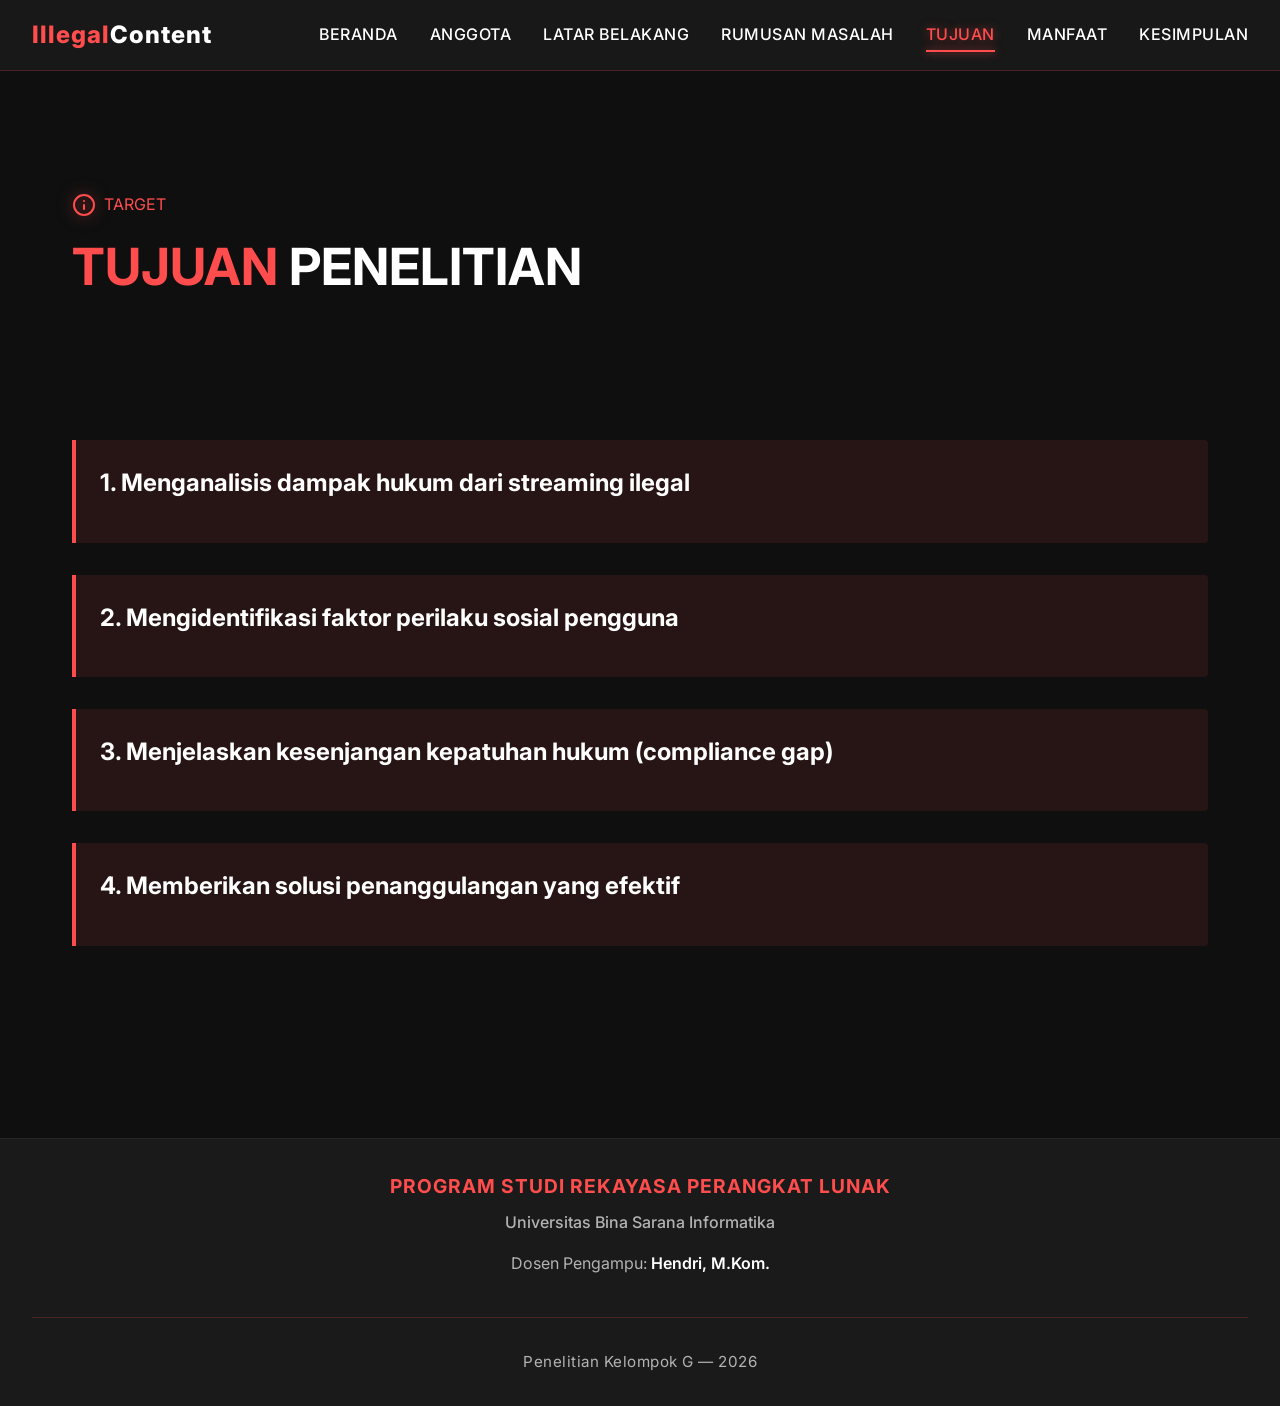
<file: PPT Etika/tujuan.html>
<!DOCTYPE html>
<html lang="id">
<head>
    <meta charset="UTF-8">
    <meta name="viewport" content="width=device-width, initial-scale=1.0">
    <title>Tujuan - Illegal Content Awareness</title>
    <link rel="preconnect" href="https://fonts.googleapis.com">
    <link rel="preconnect" href="https://fonts.gstatic.com" crossorigin>
    <link href="https://fonts.googleapis.com/css2?family=Inter:wght@400;500;600;700;800&display=swap" rel="stylesheet">
    <link rel="stylesheet" href="style.css">
</head>
<body>

    <nav class="navbar" id="navbar">
        <div class="logo"><span>Illegal</span>Content</div>
        <button class="mobile-menu-btn" aria-label="Toggle Menu" id="mobile-menu-btn">
            <svg width="24" height="24" viewBox="0 0 24 24" fill="none" stroke="currentColor" stroke-width="2" stroke-linecap="round" stroke-linejoin="round">
                <line x1="3" y1="12" x2="21" y2="12"></line>
                <line x1="3" y1="6" x2="21" y2="6"></line>
                <line x1="3" y1="18" x2="21" y2="18"></line>
            </svg>
        </button>
        <ul class="nav-links" id="nav-links">
            <li><a href="index.html">Beranda</a></li>
            <li><a href="anggota.html">Anggota</a></li>
            <li><a href="latar-belakang.html">Latar Belakang</a></li>
            <li><a href="rumusan-masalah.html">Rumusan Masalah</a></li>
            <li><a href="tujuan.html">Tujuan</a></li>
            <li><a href="manfaat.html">Manfaat</a></li>
            <li><a href="kesimpulan.html">Kesimpulan</a></li>
        </ul>
    </nav>

    <main class="container">
        <section class="bg-dark" style="padding-top: 6rem;">
            <div class="reveal slide-up">
                <div class="warning-title">
                    <svg width="24" height="24" viewBox="0 0 24 24" fill="none" stroke="currentColor" stroke-width="2" stroke-linecap="round" stroke-linejoin="round">
                        <circle cx="12" cy="12" r="10"></circle>
                        <line x1="12" y1="16" x2="12" y2="12"></line>
                        <line x1="12" y1="8" x2="12.01" y2="8"></line>
                    </svg>
                    TARGET
                </div>
                <h1 style="font-size: clamp(2rem, 4vw, 3.5rem); margin-bottom: 1.5rem; text-transform: uppercase;">
                    <span style="color: var(--accent-color);">Tujuan</span> Penelitian
                </h1>
                
                <br>
                <br>
                <br>

                <div class="warning-box reveal slide-in-right">
                    <h2 style="color: var(--accent-color white); margin-bottom: 1rem;">
                    1. Menganalisis dampak hukum dari streaming ilegal
                    </h2>
                </div>
                <div class="warning-box reveal slide-in-left">
                    <h2 style="color: var(--accent-color white); margin-bottom: 1rem;">
                    2. Mengidentifikasi faktor perilaku sosial pengguna
                    </h2>
                </div>
                <div class="warning-box reveal slide-in-right">
                    <h2 style="color: var(--accent-color white); margin-bottom: 1rem;">
                    3. Menjelaskan kesenjangan kepatuhan hukum (compliance gap)
                    </h2>
                </div>
                <div class="warning-box reveal slide-in-left">
                    <h2 style="color: var(--accent-color white); margin-bottom: 1rem;">
                    4. Memberikan solusi penanggulangan yang efektif       
                    </h2>
                </div>
<!-- 
Menganalisis dampak hukum dari streaming ilegal
Mengidentifikasi faktor perilaku sosial pengguna
Menjelaskan kesenjangan kepatuhan hukum (compliance gap)
Memberikan solusi penanggulangan yang efektif                
-->



            </div>
        </section>
    </main>

    <footer id="footer">
        <div class="reveal fade-in">
            <h4 style="color: var(--accent-color); margin-bottom: 0.5rem; font-size: 1.2rem; text-transform: uppercase; letter-spacing: 1px;">Program Studi Rekayasa Perangkat Lunak</h4>
            <p style="margin-bottom: 1rem; font-weight: 500;">Universitas Bina Sarana Informatika</p>
            <p style="color: var(--text-color-muted); margin-bottom: 2.5rem;">Dosen Pengampu: <span style="color: var(--text-color); font-weight: 600;">Hendri, M.Kom.</span></p>
            <div style="border-top: 1px solid rgba(255, 77, 77, 0.2); padding-top: 2rem; display: flex; justify-content: center; align-items: center; gap: 0.5rem;">
                <p style="font-size: 0.95rem; color: var(--text-color-muted); letter-spacing: 0.5px;">Penelitian Kelompok G &mdash; 2026</p>
            </div>
        </div>
    </footer>

    <script src="script.js"></script>
</body>
</html>
</file>
<file: PPT Etika/style.css>
:root {
  --bg-color: #0f0f0f;
  --bg-color-light: #1a1a1a;
  --bg-color-blue: #0d1b2a;
  --text-color: #ffffff;
  --text-color-muted: #b3b3b3;
  --accent-color: #ff4d4d;
  --transition-speed: 0.3s;
}

* {
  margin: 0;
  padding: 0;
  box-sizing: border-box;
}

body {
  font-family: 'Inter', 'Segoe UI', Tahoma, Geneva, Verdana, sans-serif;
  background-color: var(--bg-color);
  color: var(--text-color);
  line-height: 1.6;
  overflow-x: hidden;
}

/* Typography */
h1, h2, h3, h4, h5, h6 {
  margin-bottom: 1rem;
  font-weight: 700;
  color: var(--text-color);
}

p {
  margin-bottom: 1rem;
  color: var(--text-color-muted);
}

a {
  text-decoration: none;
  color: var(--text-color);
  transition: color var(--transition-speed) ease;
}

/* Navigation Bar */
.navbar {
  position: fixed;
  top: 0;
  width: 100%;
  background-color: rgba(26, 26, 26, 0.95);
  backdrop-filter: blur(10px);
  padding: 1rem 2rem;
  display: flex;
  justify-content: space-between;
  align-items: center;
  z-index: 1000;
  border-bottom: 1px solid rgba(255, 77, 77, 0.2);
}

.logo {
  font-size: 1.5rem;
  font-weight: 800;
  color: var(--text-color);
  letter-spacing: 1px;
}

.logo span {
  color: var(--accent-color);
}

.nav-links {
  display: flex;
  list-style: none;
  gap: 2rem;
}

.nav-links li a {
  font-size: 1rem;
  font-weight: 500;
  padding: 0.5rem 0;
  position: relative;
  text-transform: uppercase;
  letter-spacing: 0.5px;
}

.nav-links li a::after {
  content: '';
  position: absolute;
  bottom: 0;
  left: 0;
  width: 0;
  height: 2px;
  background-color: var(--accent-color);
  box-shadow: 0 0 8px rgba(255, 77, 77, 0.8);
  transition: width var(--transition-speed) ease;
}

.nav-links li a:hover,
.nav-links li a.active {
  color: var(--accent-color);
  text-shadow: 0 0 10px rgba(255, 77, 77, 0.5);
}

.nav-links li a:hover::after,
.nav-links li a.active::after {
  width: 100%;
}

.mobile-menu-btn {
  display: none;
  font-size: 1.5rem;
  cursor: pointer;
  color: var(--text-color);
  background: none;
  border: none;
}

.mobile-menu-btn:hover {
  color: var(--accent-color);
}

/* Layout */
.container {
  max-width: 1200px;
  margin: 0 auto;
  padding: 6rem 2rem 2rem; /* Top padding accounts for navbar */
}

section {
  padding: 4rem 0;
  min-height: 100vh;
  display: flex;
  flex-direction: column;
  justify-content: center;
}

/* Theme Sections */
.bg-dark {
  background-color: var(--bg-color);
}

.bg-gray {
  background-color: var(--bg-color-light);
}

.bg-blue {
  background-color: var(--bg-color-blue);
}

/* Cyber Hero Section */
.cyber-hero {
  position: relative;
  background: linear-gradient(135deg, #0f0f0f 0%, #3a0000 60%, #7a0000 100%);
  overflow: hidden;
  z-index: 1;
}

.cyber-hero::before {
  content: '';
  position: absolute;
  top: 0;
  left: 0;
  width: 100%;
  height: 100%;
  background: 
    radial-gradient(circle at 50% 50%, rgba(255, 77, 77, 0.25) 0%, rgba(122, 0, 0, 0.3) 40%, transparent 70%),
    repeating-linear-gradient(0deg, transparent, transparent 2px, rgba(0, 0, 0, 0.3) 2px, rgba(0, 0, 0, 0.3) 4px);
  z-index: -1;
  pointer-events: none;
}

.warning-bg-symbols {
  position: absolute;
  top: 0;
  left: 0;
  width: 100%;
  height: 100%;
  z-index: -2;
  overflow: hidden;
  pointer-events: none;
}

.warning-bg-symbols svg {
  position: absolute;
  color: var(--accent-color);
  opacity: 0.06;
  filter: blur(30px);
}

.glow-text {
  text-shadow: 0 0 15px rgba(255, 77, 77, 0.5), 0 0 30px rgba(255, 77, 77, 0.3);
}

.cyber-hero .warning-title {
  text-shadow: 0 0 8px rgba(255, 77, 77, 0.6);
}

/* Buttons and Links */
.btn {
  display: inline-block;
  padding: 0.8rem 2rem;
  background: linear-gradient(135deg, #cc0000 0%, #800000 100%);
  color: #ffffff;
  border: 1px solid #ff4d4d;
  border-radius: 4px;
  font-weight: 600;
  text-transform: uppercase;
  letter-spacing: 1.5px;
  transition: all var(--transition-speed) ease;
  cursor: pointer;
  box-shadow: 0 0 12px rgba(255, 77, 77, 0.4);
}

.btn:hover {
  background: linear-gradient(135deg, #ff4d4d 0%, #cc0000 100%);
  color: #fff;
  box-shadow: 0 0 20px rgba(255, 77, 77, 0.7), 0 0 40px rgba(255, 77, 77, 0.3);
  transform: translateY(-2px);
}

/* Warning / Alert Styles specific to theme */
.warning-box {
  background-color: rgba(255, 77, 77, 0.1);
  border-left: 4px solid var(--accent-color);
  padding: 1.5rem;
  margin: 2rem 0;
  border-radius: 0 4px 4px 0;
}

.warning-title {
  color: var(--accent-color);
  display: flex;
  align-items: center;
  gap: 0.5rem;
  margin-bottom: 0.5rem;
}

.warning-title svg {
  filter: drop-shadow(0 0 8px rgba(255, 77, 77, 0.6));
}

/* Scroll Reveal Animations */
.reveal {
  opacity: 0;
  transition: all 0.8s cubic-bezier(0.5, 0, 0, 1);
}

.reveal.active {
  opacity: 1;
  transform: translateY(0) translateX(0) scale(1);
}

.fade-in {
  transform: scale(0.95);
}

.slide-up {
  transform: translateY(50px);
}

.slide-in-left {
  transform: translateX(-50px);
}

.slide-in-right {
  transform: translateX(50px);
}

/* Team Members */
.team-grid {
  display: grid;
  grid-template-columns: repeat(auto-fit, minmax(300px, 1fr));
  gap: 2rem;
  margin-top: 2rem;
}

.member-card {
  background-color: var(--bg-color-light);
  border: 1px solid rgba(255, 255, 255, 0.05);
  border-radius: 8px;
  padding: 2rem;
  text-align: center;
  transition: transform var(--transition-speed) ease, box-shadow var(--transition-speed) ease;
  position: relative;
  overflow: hidden;
}

.member-card::before {
  content: '';
  position: absolute;
  top: 0;
  left: 0;
  width: 100%;
  height: 4px;
  background-color: var(--accent-color);
  transform: scaleX(0);
  transform-origin: left;
  transition: transform var(--transition-speed) ease;
}

.member-card:hover {
  transform: translateY(-10px);
  box-shadow: 0 10px 30px rgba(0, 0, 0, 0.5);
  border-color: rgba(255, 77, 77, 0.2);
}

.member-card:hover::before {
  transform: scaleX(1);
}

.member-photo {
  width: 120px;
  height: 120px;
  border-radius: 50%;
  overflow: hidden; /* ini yang paling penting */
  margin: 0 auto 1.5rem;
  border: 2px dashed var(--accent-color);
}

.member-photo img {
  width: 100%;
  height: 100%;
  object-fit: cover;
  display: block;
}

.member-card:hover .member-photo {
  background-color: rgba(255, 77, 77, 0.1);
  border-style: solid;
  transform: scale(1.05);
}

.member-name {
  font-size: 1.25rem;
  margin-bottom: 0.5rem;
  color: var(--text-color);
}

.member-id {
  font-size: 0.9rem;
  color: var(--text-color-muted);
  margin-bottom: 1rem;
  font-family: monospace;
  background-color: rgba(255, 255, 255, 0.05);
  padding: 0.2rem 0.5rem;
  border-radius: 4px;
  display: inline-block;
}

.member-role {
  font-weight: 600;
  color: var(--accent-color);
  text-transform: uppercase;
  letter-spacing: 1px;
  font-size: 0.85rem;
}

/* Footer */
footer {
  background-color: var(--bg-color-light);
  padding: 2rem;
  text-align: center;
  border-top: 1px solid rgba(255, 255, 255, 0.05);
  margin-top: 4rem;
}

footer p {
  margin-bottom: 0;
}

/* Responsive */
@media screen and (max-width: 768px) {
  .navbar {
    padding: 1rem;
  }
  
  .nav-links {
    position: fixed;
    top: 70px;
    right: -100%;
    width: 100%;
    height: calc(100vh - 70px);
    background-color: var(--bg-color-light);
    flex-direction: column;
    align-items: center;
    justify-content: flex-start;
    padding-top: 4rem;
    transition: right var(--transition-speed) ease;
    border-top: 1px solid rgba(255, 255, 255, 0.1);
  }

  .nav-links.nav-active {
    right: 0;
  }

  .nav-links li a {
    font-size: 1.5rem;
  }

  .mobile-menu-btn {
    display: block;
  }
}
</file>
